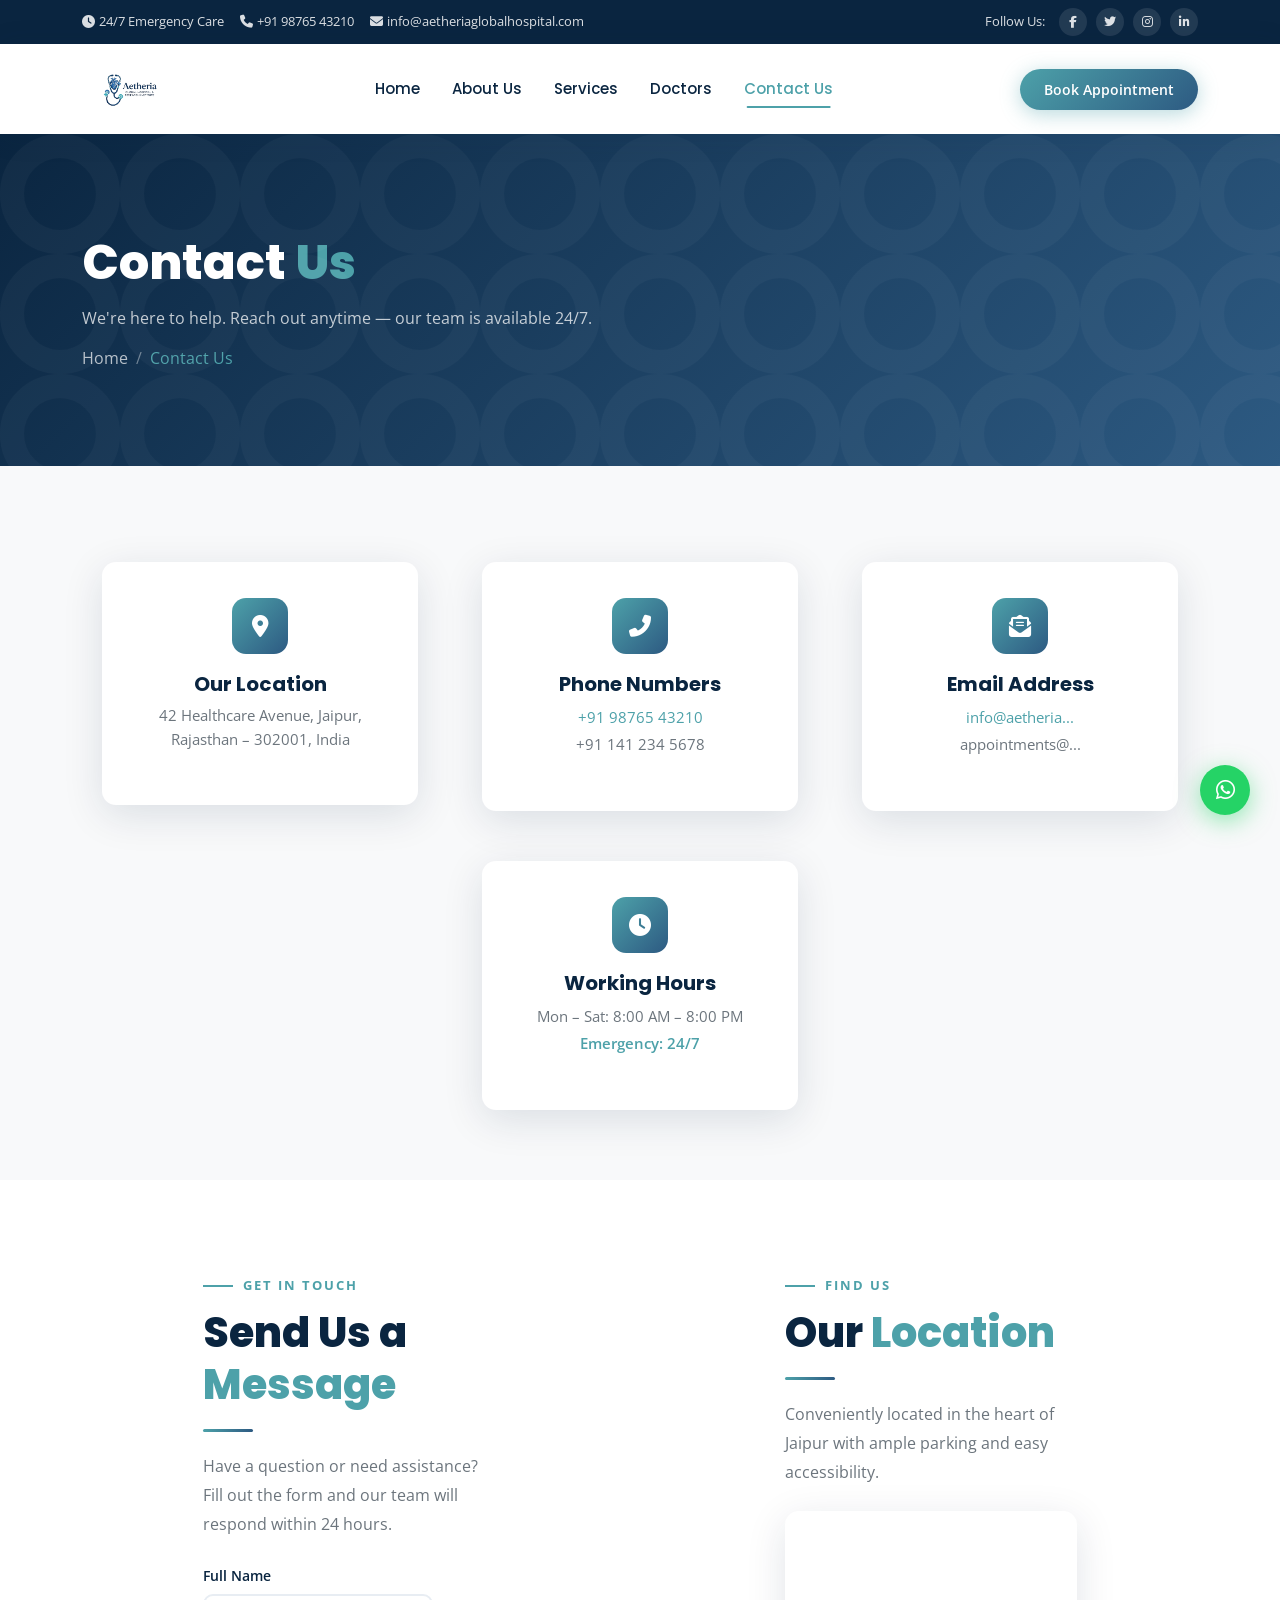
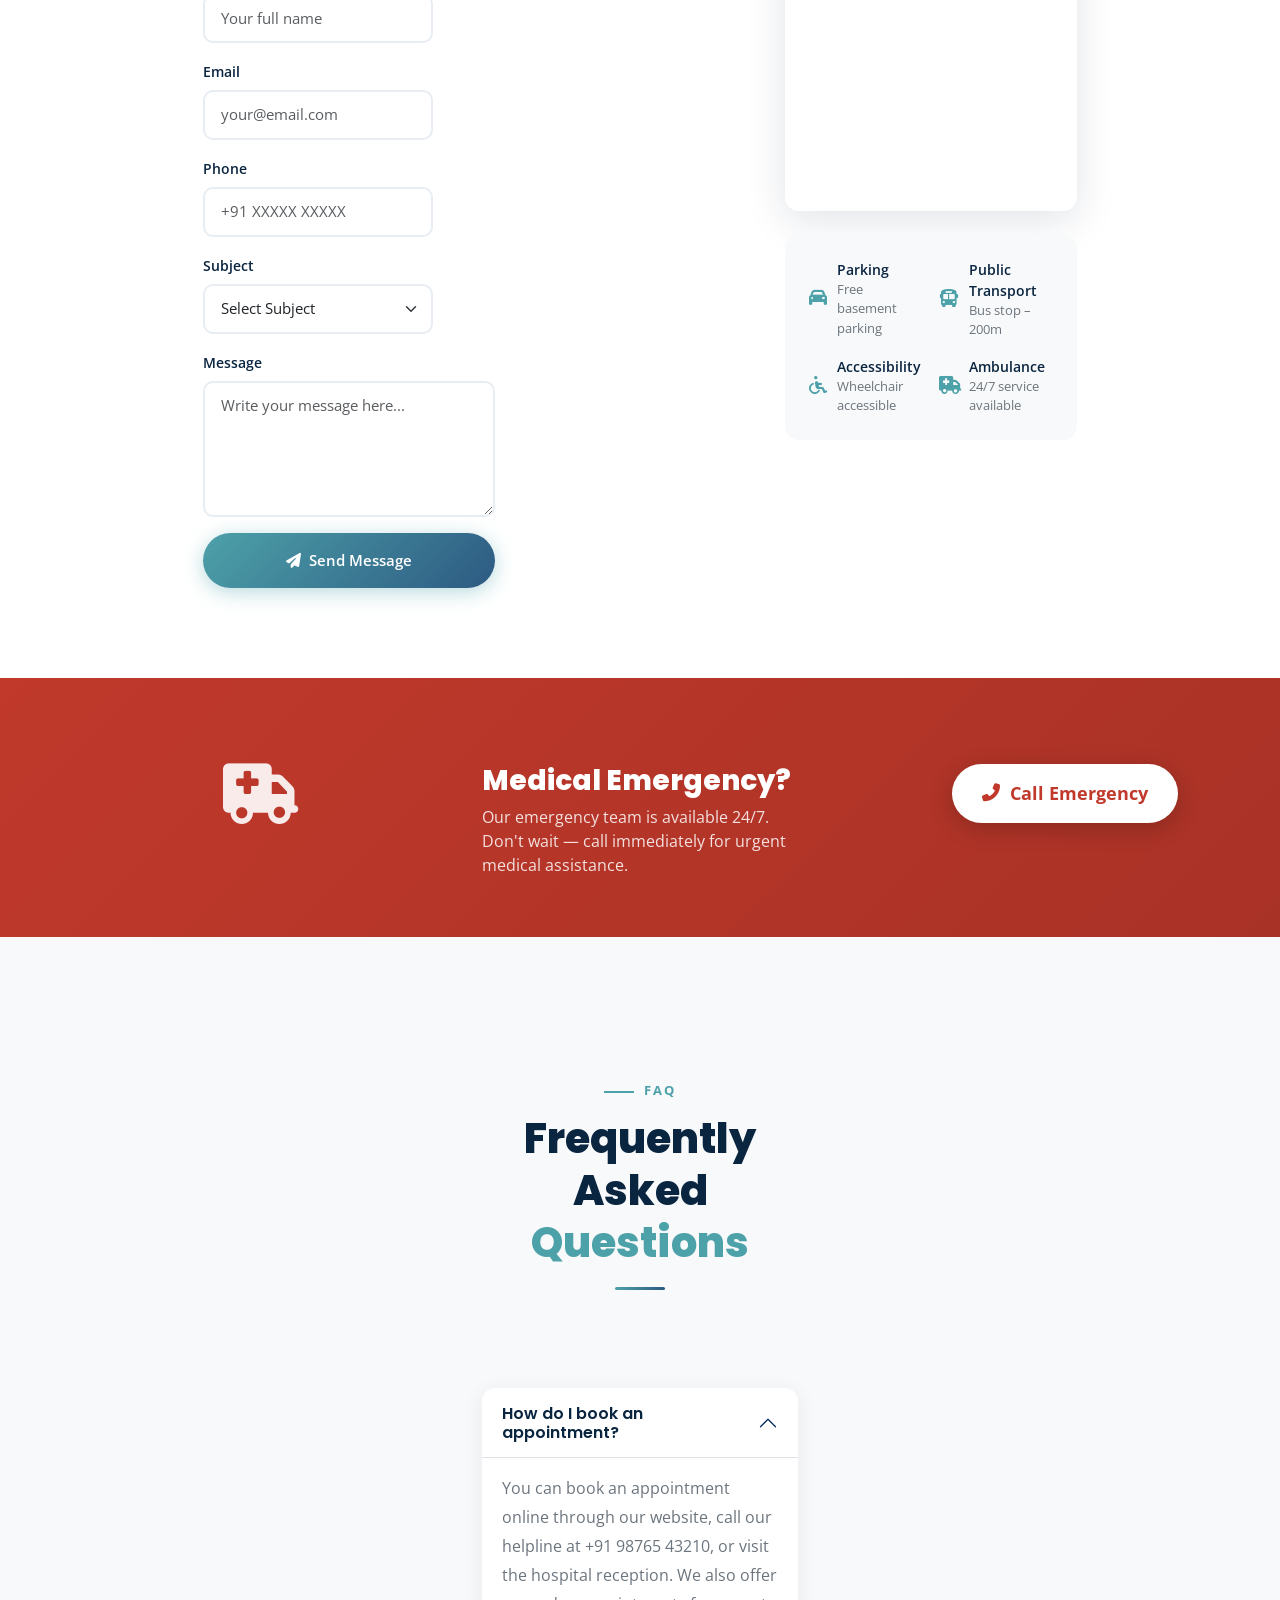
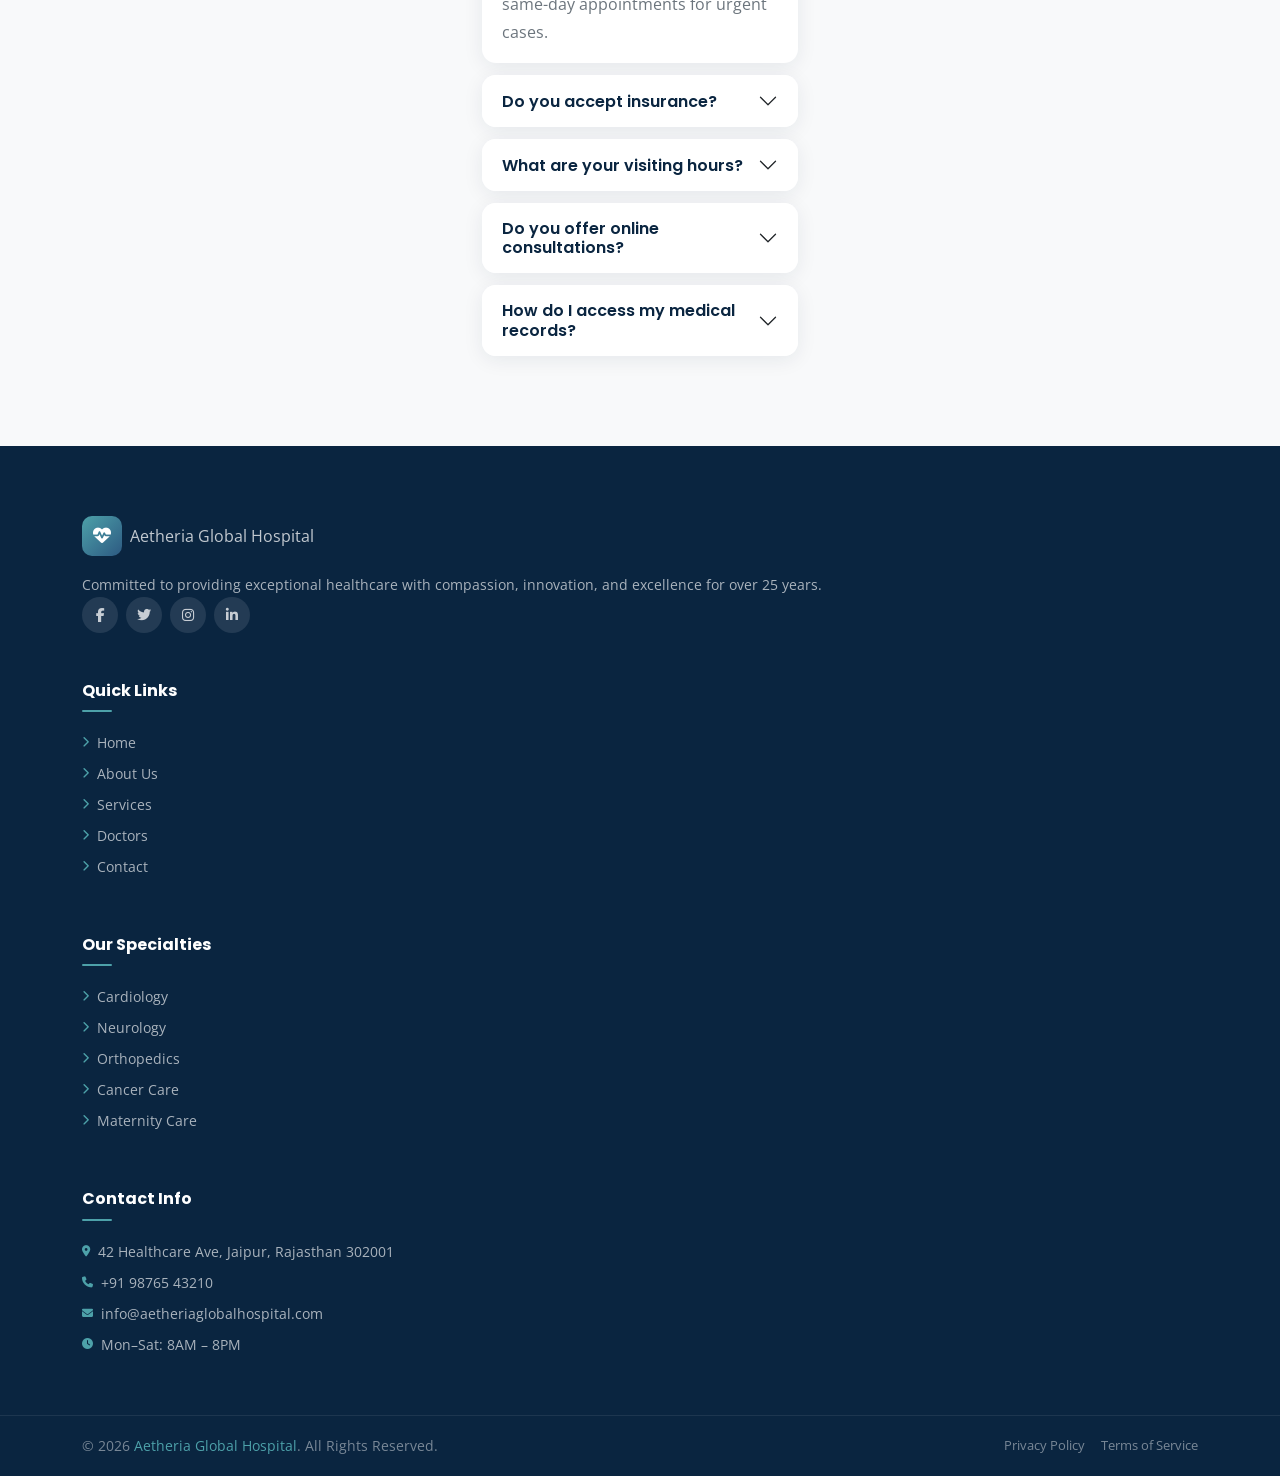
<file: contact.html>
<!DOCTYPE html>
<html lang="en">
<head>
  <meta charset="UTF-8" />
  <meta name="viewport" content="width=device-width, initial-scale=1.0" />
  <title>Contact Us – Aetheria Global Hospital</title>
  <link rel="preconnect" href="https://fonts.googleapis.com" />
  <link href="https://fonts.googleapis.com/css2?family=Poppins:wght@400;500;600;700;800&family=Open+Sans:wght@400;500;600&display=swap" rel="stylesheet" />
  <link href="https://cdn.jsdelivr.net/npm/bootstrap@5.3.2/dist/css/bootstrap.min.css" rel="stylesheet" />
  <link href="https://cdnjs.cloudflare.com/ajax/libs/font-awesome/6.5.0/css/all.min.css" rel="stylesheet" />
  <link rel="stylesheet" href="style.css" />
</head>
<body>

<!-- TOP BAR -->
<div class="top-bar">
  <div class="container">
    <div class="d-flex justify-content-between align-items-center flex-wrap gap-2">
      <div class="d-flex gap-3 flex-wrap">
        <a href="#"><i class="fas fa-clock me-1"></i>24/7 Emergency Care</a>
        <a href="tel:+919876543210"><i class="fas fa-phone me-1"></i>+91 98765 43210</a>
        <a href="mailto:info@aetheriaglobalhospital.com"><i class="fas fa-envelope me-1"></i>info@aetheriaglobalhospital.com</a>
      </div>
      <div class="d-flex align-items-center gap-2">
        <span>Follow Us:</span>
        <div class="social-icons">
          <a href="#"><i class="fab fa-facebook-f"></i></a>
          <a href="#"><i class="fab fa-twitter"></i></a>
          <a href="#"><i class="fab fa-instagram"></i></a>
          <a href="#"><i class="fab fa-linkedin-in"></i></a>
        </div>
      </div>
    </div>
  </div>
</div>

<!-- NAVBAR -->
<nav class="navbar navbar-expand-lg">
  <div class="container">
     <a class="navbar-brand d-flex align-items-center" href="index.html">
      <div class="logo-icon"><img src="Gemini_Generated_Image_qpo65zqpo65zqpo6-removebg-preview.png" alt="Aetheria Global Hospital" /></div>
    </a>
    <button class="navbar-toggler border-0" type="button" data-bs-toggle="collapse" data-bs-target="#navMenu">
      <i class="fas fa-bars" style="color:var(--navy)"></i>
    </button>
    <div class="collapse navbar-collapse" id="navMenu">
      <ul class="navbar-nav mx-auto">
        <li class="nav-item"><a class="nav-link" href="index.html">Home</a></li>
        <li class="nav-item"><a class="nav-link" href="about.html">About Us</a></li>
        <li class="nav-item"><a class="nav-link" href="services.html">Services</a></li>
        <li class="nav-item"><a class="nav-link" href="doctors.html">Doctors</a></li>
        <li class="nav-item"><a class="nav-link" href="contact.html">Contact Us</a></li>
      </ul>
      <a href="index.html#appointment" class="btn-book nav-link">Book Appointment</a>
    </div>
  </div>
</nav>

<!-- PAGE HERO -->
<section class="page-hero">
  <div class="container">
    <div class="row align-items-center">
      <div class="col-lg-6">
        <h1>Contact <span style="color:var(--teal)">Us</span></h1>
        <p style="color:rgba(255,255,255,0.75);font-size:16px;margin-top:14px;">We're here to help. Reach out anytime — our team is available 24/7.</p>
        <nav aria-label="breadcrumb" class="mt-3">
          <ol class="breadcrumb">
            <li class="breadcrumb-item"><a href="index.html">Home</a></li>
            <li class="breadcrumb-item active">Contact Us</li>
          </ol>
        </nav>
      </div>
    </div>
  </div>
</section>

<!-- CONTACT CARDS -->
<section class="section-pad-sm" style="background:var(--light-gray);">
  <div class="container">
    <div class="row g-4">
      <div class="col-lg-3 col-md-6 reveal">
        <div class="contact-card text-center">
          <div class="contact-icon mx-auto"><i class="fas fa-map-marker-alt"></i></div>
          <h5 style="font-weight:700;color:var(--navy);margin-bottom:8px;">Our Location</h5>
          <p style="color:var(--text-muted);font-size:14.5px;line-height:1.7;">42 Healthcare Avenue, Jaipur, Rajasthan – 302001, India</p>
        </div>
      </div>
      <div class="col-lg-3 col-md-6 reveal">
        <div class="contact-card text-center">
          <div class="contact-icon mx-auto"><i class="fas fa-phone-alt"></i></div>
          <h5 style="font-weight:700;color:var(--navy);margin-bottom:8px;">Phone Numbers</h5>
          <p style="color:var(--text-muted);font-size:14.5px;line-height:1.9;">
            <a href="tel:+919876543210" style="color:var(--teal);text-decoration:none;">+91 98765 43210</a><br>
            <a href="tel:+911412345678" style="color:var(--text-muted);text-decoration:none;">+91 141 234 5678</a>
          </p>
        </div>
      </div>
      <div class="col-lg-3 col-md-6 reveal">
        <div class="contact-card text-center">
          <div class="contact-icon mx-auto"><i class="fas fa-envelope-open-text"></i></div>
          <h5 style="font-weight:700;color:var(--navy);margin-bottom:8px;">Email Address</h5>
          <p style="color:var(--text-muted);font-size:14.5px;line-height:1.9;">
            <a href="mailto:info@aetheriaglobalhospital.com" style="color:var(--teal);text-decoration:none;">info@aetheria...</a><br>
            <a href="mailto:appointments@aetheriaglobalhospital.com" style="color:var(--text-muted);text-decoration:none;">appointments@...</a>
          </p>
        </div>
      </div>
      <div class="col-lg-3 col-md-6 reveal">
        <div class="contact-card text-center">
          <div class="contact-icon mx-auto"><i class="fas fa-clock"></i></div>
          <h5 style="font-weight:700;color:var(--navy);margin-bottom:8px;">Working Hours</h5>
          <p style="color:var(--text-muted);font-size:14.5px;line-height:1.9;">
            Mon – Sat: 8:00 AM – 8:00 PM<br>
            <span style="color:var(--teal);font-weight:600;">Emergency: 24/7</span>
          </p>
        </div>
      </div>
    </div>
  </div>
</section>

<!-- CONTACT FORM + MAP -->
<section class="section-pad">
  <div class="container">
    <div class="row g-5">
      <div class="col-lg-6 reveal">
        <div class="section-tag">Get In Touch</div>
        <h2 class="section-title">Send Us a <span>Message</span></h2>
        <div class="section-divider"></div>
        <p class="section-desc mb-4">Have a question or need assistance? Fill out the form and our team will respond within 24 hours.</p>
        <form class="contact-form contact-form-el">
          <div class="row g-3">
            <div class="col-md-6">
              <label class="form-label fw-600" style="font-size:14px;color:var(--navy);font-weight:600;">Full Name</label>
              <input type="text" class="form-control" placeholder="Your full name" required />
            </div>
            <div class="col-md-6">
              <label class="form-label fw-600" style="font-size:14px;color:var(--navy);font-weight:600;">Email</label>
              <input type="email" class="form-control" placeholder="your@email.com" required />
            </div>
            <div class="col-md-6">
              <label class="form-label fw-600" style="font-size:14px;color:var(--navy);font-weight:600;">Phone</label>
              <input type="tel" class="form-control" placeholder="+91 XXXXX XXXXX" />
            </div>
            <div class="col-md-6">
              <label class="form-label fw-600" style="font-size:14px;color:var(--navy);font-weight:600;">Subject</label>
              <select class="form-select">
                <option value="">Select Subject</option>
                <option>Appointment Enquiry</option>
                <option>Insurance & Billing</option>
                <option>Medical Records</option>
                <option>Feedback</option>
                <option>General Enquiry</option>
                <option>Career Opportunities</option>
              </select>
            </div>
            <div class="col-12">
              <label class="form-label fw-600" style="font-size:14px;color:var(--navy);font-weight:600;">Message</label>
              <textarea class="form-control" rows="5" placeholder="Write your message here..." required></textarea>
            </div>
            <div class="col-12">
              <button type="submit" class="btn-teal btn w-100 py-3"><i class="fas fa-paper-plane me-2"></i>Send Message</button>
            </div>
          </div>
        </form>
      </div>

      <div class="col-lg-6 reveal">
        <div class="section-tag">Find Us</div>
        <h2 class="section-title">Our <span>Location</span></h2>
        <div class="section-divider"></div>
        <p class="section-desc mb-4">Conveniently located in the heart of Jaipur with ample parking and easy accessibility.</p>
        <!-- Google Map Embed -->
        <div class="map-container mb-4">
          <iframe
            src="https://www.google.com/maps/embed?pb=!1m18!1m12!1m3!1d3559.0786538060784!2d75.7872709!3d26.9124444!2m3!1f0!2f0!3f0!3m2!1i1024!2i768!4f13.1!3m3!1m2!1s0x396db40f0a1e3c8f%3A0x3a98e7fef73e43b!2sSMS%20Hospital!5e0!3m2!1sen!2sin!4v1714463700000!5m2!1sen!2sin"
            width="100%" height="300" style="border:0;display:block;" allowfullscreen="" loading="lazy"
            referrerpolicy="no-referrer-when-downgrade">
          </iframe>
        </div>
        <!-- Quick Info -->
        <div style="background:var(--light-gray);border-radius:14px;padding:24px;">
          <div class="row g-3">
            <div class="col-6">
              <div style="display:flex;align-items:center;gap:10px;">
                <i class="fas fa-car" style="color:var(--teal);font-size:18px;width:20px;"></i>
                <div>
                  <div style="font-weight:600;font-size:14px;color:var(--navy);">Parking</div>
                  <div style="font-size:13px;color:var(--text-muted);">Free basement parking</div>
                </div>
              </div>
            </div>
            <div class="col-6">
              <div style="display:flex;align-items:center;gap:10px;">
                <i class="fas fa-bus" style="color:var(--teal);font-size:18px;width:20px;"></i>
                <div>
                  <div style="font-weight:600;font-size:14px;color:var(--navy);">Public Transport</div>
                  <div style="font-size:13px;color:var(--text-muted);">Bus stop – 200m</div>
                </div>
              </div>
            </div>
            <div class="col-6">
              <div style="display:flex;align-items:center;gap:10px;">
                <i class="fas fa-wheelchair" style="color:var(--teal);font-size:18px;width:20px;"></i>
                <div>
                  <div style="font-weight:600;font-size:14px;color:var(--navy);">Accessibility</div>
                  <div style="font-size:13px;color:var(--text-muted);">Wheelchair accessible</div>
                </div>
              </div>
            </div>
            <div class="col-6">
              <div style="display:flex;align-items:center;gap:10px;">
                <i class="fas fa-ambulance" style="color:var(--teal);font-size:18px;width:20px;"></i>
                <div>
                  <div style="font-weight:600;font-size:14px;color:var(--navy);">Ambulance</div>
                  <div style="font-size:13px;color:var(--text-muted);">24/7 service available</div>
                </div>
              </div>
            </div>
          </div>
        </div>
      </div>
    </div>
  </div>
</section>

<!-- EMERGENCY BANNER -->
<section style="background:linear-gradient(135deg,#c0392b,#a93226);padding:60px 0;">
  <div class="container">
    <div class="row align-items-center g-4">
      <div class="col-lg-2 text-center reveal">
        <i class="fas fa-ambulance" style="font-size:60px;color:rgba(255,255,255,0.9);"></i>
      </div>
      <div class="col-lg-7 reveal">
        <h3 style="color:#fff;font-weight:800;margin-bottom:8px;">Medical Emergency?</h3>
        <p style="color:rgba(255,255,255,0.85);font-size:16px;margin:0;">Our emergency team is available 24/7. Don't wait — call immediately for urgent medical assistance.</p>
      </div>
      <div class="col-lg-3 text-lg-end reveal">
        <a href="tel:+919876543210" style="background:#fff;color:#c0392b;padding:16px 30px;border-radius:50px;font-weight:700;font-size:18px;text-decoration:none;display:inline-flex;align-items:center;gap:10px;box-shadow:0 6px 24px rgba(0,0,0,0.2);">
          <i class="fas fa-phone-alt"></i> Call Emergency
        </a>
      </div>
    </div>
  </div>
</section>

<!-- FAQ -->
<section class="section-pad bg-light-custom">
  <div class="container">
    <div class="text-center mb-5 reveal">
      <div class="section-tag">FAQ</div>
      <h2 class="section-title">Frequently Asked <span>Questions</span></h2>
      <div class="section-divider mx-auto"></div>
    </div>
    <div class="row justify-content-center">
      <div class="col-lg-8 reveal">
        <div class="accordion" id="faqAccordion">
          <div class="accordion-item" style="border:none;border-radius:14px;margin-bottom:12px;box-shadow:0 4px 20px rgba(10,37,64,0.08);overflow:hidden;">
            <h2 class="accordion-header">
              <button class="accordion-button" type="button" data-bs-toggle="collapse" data-bs-target="#faq1" style="font-family:'Poppins',sans-serif;font-weight:600;color:var(--navy);background:#fff;">
                How do I book an appointment?
              </button>
            </h2>
            <div id="faq1" class="accordion-collapse collapse show" data-bs-parent="#faqAccordion">
              <div class="accordion-body" style="color:var(--text-muted);line-height:1.8;">
                You can book an appointment online through our website, call our helpline at +91 98765 43210, or visit the hospital reception. We also offer same-day appointments for urgent cases.
              </div>
            </div>
          </div>
          <div class="accordion-item" style="border:none;border-radius:14px;margin-bottom:12px;box-shadow:0 4px 20px rgba(10,37,64,0.08);overflow:hidden;">
            <h2 class="accordion-header">
              <button class="accordion-button collapsed" type="button" data-bs-toggle="collapse" data-bs-target="#faq2" style="font-family:'Poppins',sans-serif;font-weight:600;color:var(--navy);background:#fff;">
                Do you accept insurance?
              </button>
            </h2>
            <div id="faq2" class="accordion-collapse collapse" data-bs-parent="#faqAccordion">
              <div class="accordion-body" style="color:var(--text-muted);line-height:1.8;">
                Yes, we accept all major insurance plans and are empanelled with 150+ TPA (Third Party Administrator) providers. Our insurance desk is available from 8 AM to 6 PM on all weekdays to assist you.
              </div>
            </div>
          </div>
          <div class="accordion-item" style="border:none;border-radius:14px;margin-bottom:12px;box-shadow:0 4px 20px rgba(10,37,64,0.08);overflow:hidden;">
            <h2 class="accordion-header">
              <button class="accordion-button collapsed" type="button" data-bs-toggle="collapse" data-bs-target="#faq3" style="font-family:'Poppins',sans-serif;font-weight:600;color:var(--navy);background:#fff;">
                What are your visiting hours?
              </button>
            </h2>
            <div id="faq3" class="accordion-collapse collapse" data-bs-parent="#faqAccordion">
              <div class="accordion-body" style="color:var(--text-muted);line-height:1.8;">
                General visiting hours are 10:00 AM – 12:00 PM and 5:00 PM – 7:00 PM daily. ICU and special wards may have restricted visiting. Please check with nursing staff for specific wards.
              </div>
            </div>
          </div>
          <div class="accordion-item" style="border:none;border-radius:14px;margin-bottom:12px;box-shadow:0 4px 20px rgba(10,37,64,0.08);overflow:hidden;">
            <h2 class="accordion-header">
              <button class="accordion-button collapsed" type="button" data-bs-toggle="collapse" data-bs-target="#faq4" style="font-family:'Poppins',sans-serif;font-weight:600;color:var(--navy);background:#fff;">
                Do you offer online consultations?
              </button>
            </h2>
            <div id="faq4" class="accordion-collapse collapse" data-bs-parent="#faqAccordion">
              <div class="accordion-body" style="color:var(--text-muted);line-height:1.8;">
                Yes, we offer telemedicine consultations via video call for follow-ups and non-emergency consultations. Book a teleconsultation through our website or by calling us.
              </div>
            </div>
          </div>
          <div class="accordion-item" style="border:none;border-radius:14px;box-shadow:0 4px 20px rgba(10,37,64,0.08);overflow:hidden;">
            <h2 class="accordion-header">
              <button class="accordion-button collapsed" type="button" data-bs-toggle="collapse" data-bs-target="#faq5" style="font-family:'Poppins',sans-serif;font-weight:600;color:var(--navy);background:#fff;">
                How do I access my medical records?
              </button>
            </h2>
            <div id="faq5" class="accordion-collapse collapse" data-bs-parent="#faqAccordion">
              <div class="accordion-body" style="color:var(--text-muted);line-height:1.8;">
                Medical records can be requested from our Medical Records Department with valid photo ID. Records are also accessible through our patient portal. Processing takes 2–3 working days.
              </div>
            </div>
          </div>
        </div>
      </div>
    </div>
  </div>
</section>

<!-- FOOTER -->
<footer>
  <div class="container">
    <div class="row g-5">
      <div class="col-lg-4 col-md-6">
        <div class="footer-logo d-flex align-items-center gap-2 mb-3">
          <div class="logo-icon" style="width:40px;height:40px;background:linear-gradient(135deg,var(--teal),var(--soft-blue));border-radius:10px;display:flex;align-items:center;justify-content:center;color:#fff;font-size:18px;"><i class="fas fa-heartbeat"></i></div>
          <span>Aetheria <span>Global Hospital</span></span>
        </div>
        <p class="footer-desc">Committed to providing exceptional healthcare with compassion, innovation, and excellence for over 25 years.</p>
        <div class="footer-social">
          <a href="#"><i class="fab fa-facebook-f"></i></a>
          <a href="#"><i class="fab fa-twitter"></i></a>
          <a href="#"><i class="fab fa-instagram"></i></a>
          <a href="#"><i class="fab fa-linkedin-in"></i></a>
        </div>
      </div>
      <div class="col-lg-2 col-md-6">
        <h5>Quick Links</h5>
        <ul>
          <li><a href="index.html"><i class="fas fa-chevron-right"></i> Home</a></li>
          <li><a href="about.html"><i class="fas fa-chevron-right"></i> About Us</a></li>
          <li><a href="services.html"><i class="fas fa-chevron-right"></i> Services</a></li>
          <li><a href="doctors.html"><i class="fas fa-chevron-right"></i> Doctors</a></li>
          <li><a href="contact.html"><i class="fas fa-chevron-right"></i> Contact</a></li>
        </ul>
      </div>
      <div class="col-lg-3 col-md-6">
        <h5>Our Specialties</h5>
        <ul>
          <li><a href="services.html"><i class="fas fa-chevron-right"></i> Cardiology</a></li>
          <li><a href="services.html"><i class="fas fa-chevron-right"></i> Neurology</a></li>
          <li><a href="services.html"><i class="fas fa-chevron-right"></i> Orthopedics</a></li>
          <li><a href="services.html"><i class="fas fa-chevron-right"></i> Cancer Care</a></li>
          <li><a href="services.html"><i class="fas fa-chevron-right"></i> Maternity Care</a></li>
        </ul>
      </div>
      <div class="col-lg-3 col-md-6">
        <h5>Contact Info</h5>
        <ul>
          <li><a href="#"><i class="fas fa-map-marker-alt"></i> 42 Healthcare Ave, Jaipur, Rajasthan 302001</a></li>
          <li><a href="tel:+919876543210"><i class="fas fa-phone"></i> +91 98765 43210</a></li>
          <li><a href="mailto:info@aetheriaglobalhospital.com"><i class="fas fa-envelope"></i> info@aetheriaglobalhospital.com</a></li>
          <li><a href="#"><i class="fas fa-clock"></i> Mon–Sat: 8AM – 8PM</a></li>
        </ul>
      </div>
    </div>
  </div>
  <div class="footer-bottom">
    <div class="container">
      <div class="d-flex justify-content-between align-items-center flex-wrap gap-2">
        <p class="mb-0">&copy; 2026 <a href="index.html">Aetheria Global Hospital</a>. All Rights Reserved.</p>
        <div class="d-flex gap-3">
          <a href="#" style="color:rgba(255,255,255,0.45);text-decoration:none;font-size:13px;">Privacy Policy</a>
          <a href="#" style="color:rgba(255,255,255,0.45);text-decoration:none;font-size:13px;">Terms of Service</a>
        </div>
      </div>
    </div>
  </div>
</footer>

<button id="backToTop" title="Back to top"><i class="fas fa-chevron-up"></i></button>
<a href="https://wa.me/919876543210" class="whatsapp-float" target="_blank"><i class="fab fa-whatsapp"></i></a>

<script src="https://cdn.jsdelivr.net/npm/bootstrap@5.3.2/dist/js/bootstrap.bundle.min.js"></script>
<script src="script.js"></script>
</body>
</html>
</file>
<file: style.css>
/* ===== ROOT VARIABLES ===== */
:root {
  --navy: #0A2540;
  --teal: #4DA1A9;
  --soft-blue: #2D5A82;
  --white: #FFFFFF;
  --light-gray: #F8F9FA;
  --text-dark: #1a1a2e;
  --text-muted: #6c757d;
  --shadow: 0 10px 40px rgba(10,37,64,0.12);
  --shadow-hover: 0 20px 60px rgba(10,37,64,0.22);
  --radius: 14px;
  --transition: all 0.35s cubic-bezier(0.4,0,0.2,1);
}

/* ===== BASE ===== */
*, *::before, *::after { box-sizing: border-box; margin: 0; padding: 0; }
html { scroll-behavior: smooth; }
body {
  font-family: 'Open Sans', sans-serif;
  color: var(--text-dark);
  background: var(--white);
  overflow-x: hidden;
}
h1,h2,h3,h4,h5,h6 { font-family: 'Poppins', sans-serif; }

/* ===== SCROLLBAR ===== */
::-webkit-scrollbar { width: 6px; }
::-webkit-scrollbar-track { background: #f1f1f1; }
::-webkit-scrollbar-thumb { background: var(--teal); border-radius: 3px; }

/* ===== TOP BAR ===== */
.top-bar {
  background: var(--navy);
  padding: 8px 0;
  font-size: 13px;
  color: rgba(255,255,255,0.85);
}
.top-bar a { color: rgba(255,255,255,0.85); text-decoration: none; transition: var(--transition); }
.top-bar a:hover { color: var(--teal); }
.top-bar .social-icons a {
  width: 28px; height: 28px;
  background: rgba(255,255,255,0.1);
  border-radius: 50%;
  display: inline-flex; align-items: center; justify-content: center;
  margin-left: 6px;
  font-size: 12px;
}
.top-bar .social-icons a:hover { background: var(--teal); color: #fff; }

/* ===== NAVBAR ===== */
.navbar {
  background: var(--white) !important;
  box-shadow: 0 2px 30px rgba(10,37,64,0.10);
  padding: 10px 0;
  transition: var(--transition);
  position: sticky;
  top: 0;
  z-index: 1000;
}
.navbar.scrolled { padding: 6px 0; box-shadow: 0 4px 30px rgba(10,37,64,0.18); }
.navbar-brand {
  font-family: 'Poppins', sans-serif;
  font-weight: 700;
  font-size: 22px;
  color: var(--navy) !important;
  padding: 0;
}
.navbar-brand span { color: var(--teal); }

/* Logo image - controlled size for both desktop and mobile */
.logo-icon img {
  width: 90px;
  height: auto;
  display: block;
  max-height: 70px;
  object-fit: contain;
}

/* Navbar toggler (hamburger) - clean & compact */
.navbar-toggler {
  padding: 4px 8px !important;
  border: none !important;
  outline: none !important;
  box-shadow: none !important;
  background: transparent !important;
  line-height: 1;
}
.navbar-toggler:focus { box-shadow: none !important; }

.navbar-nav .nav-link {
  font-family: 'Poppins', sans-serif;
  font-weight: 500;
  font-size: 15px;
  color: var(--navy) !important;
  padding: 8px 16px !important;
  position: relative;
  transition: var(--transition);
}
.navbar-nav .nav-link::after {
  content: '';
  position: absolute;
  bottom: 0; left: 50%;
  width: 0; height: 2px;
  background: var(--teal);
  border-radius: 2px;
  transition: var(--transition);
  transform: translateX(-50%);
}
.navbar-nav .nav-link:hover::after,
.navbar-nav .nav-link.active::after { width: 70%; }
.navbar-nav .nav-link:hover,
.navbar-nav .nav-link.active { color: var(--teal) !important; }

.btn-book {
  background: linear-gradient(135deg, var(--teal), var(--soft-blue));
  color: #fff !important;
  padding: 10px 24px !important;
  border-radius: 50px;
  font-weight: 600;
  font-size: 14px;
  transition: var(--transition);
  box-shadow: 0 4px 20px rgba(77,161,169,0.4);
  white-space: nowrap;
}
.btn-book:hover {
  transform: translateY(-2px);
  box-shadow: 0 8px 30px rgba(77,161,169,0.55);
}

/* Mobile navbar collapse menu */
@media (max-width: 991px) {
  .navbar-collapse {
    background: var(--white);
    border-top: 1px solid rgba(10,37,64,0.08);
    margin-top: 8px;
    padding: 12px 0 16px;
    border-radius: 0 0 12px 12px;
    box-shadow: 0 8px 24px rgba(10,37,64,0.10);
  }
  .navbar-nav .nav-link {
    padding: 10px 20px !important;
    font-size: 15px;
  }
  .navbar-nav .nav-link::after { display: none; }
  .btn-book {
    margin: 10px 20px 4px !important;
    display: inline-block;
    padding: 10px 20px !important;
    text-align: center;
  }
  .logo-icon img {
    width: 80px;
    max-height: 38px;
  }
}

/* ===== HERO CAROUSEL ===== */
.hero-carousel { position: relative; overflow: hidden; }
.hero-carousel .carousel-item {
  height: 680px;
  position: relative;
}
.hero-carousel .carousel-item img {
  width: 100%; height: 100%;
  object-fit: cover;
  filter: brightness(0.45);
}
.hero-overlay {
  position: absolute; inset: 0;
  background: linear-gradient(120deg, rgba(10,37,64,0.85) 40%, rgba(45,90,130,0.5) 100%);
  display: flex; align-items: center;
}
.hero-content { max-width: 620px; }
.hero-badge {
  display: inline-block;
  background: rgba(77,161,169,0.2);
  border: 1px solid var(--teal);
  color: var(--teal);
  padding: 6px 18px;
  border-radius: 50px;
  font-size: 13px;
  font-weight: 600;
  letter-spacing: 1px;
  text-transform: uppercase;
  margin-bottom: 20px;
}
.hero-title {
  font-size: clamp(2.2rem, 5vw, 3.6rem);
  font-weight: 800;
  color: #fff;
  line-height: 1.15;
  margin-bottom: 20px;
}
.hero-title span { color: var(--teal); }
.hero-desc {
  font-size: 17px;
  color: rgba(255,255,255,0.82);
  line-height: 1.8;
  margin-bottom: 36px;
}
.btn-primary-custom {
  background: linear-gradient(135deg, var(--teal), #3a8f97);
  color: #fff;
  padding: 14px 34px;
  border-radius: 50px;
  font-weight: 600;
  font-size: 15px;
  text-decoration: none;
  display: inline-flex; align-items: center; gap: 8px;
  transition: var(--transition);
  box-shadow: 0 6px 30px rgba(77,161,169,0.5);
  border: none;
}
.btn-primary-custom:hover {
  transform: translateY(-3px);
  box-shadow: 0 12px 40px rgba(77,161,169,0.65);
  color: #fff;
}
.btn-outline-custom {
  background: transparent;
  color: #fff;
  padding: 14px 34px;
  border-radius: 50px;
  font-weight: 600;
  font-size: 15px;
  text-decoration: none;
  display: inline-flex; align-items: center; gap: 8px;
  transition: var(--transition);
  border: 2px solid rgba(255,255,255,0.5);
}
.btn-outline-custom:hover {
  background: rgba(255,255,255,0.1);
  border-color: #fff;
  color: #fff;
  transform: translateY(-3px);
}
.carousel-indicators [data-bs-target] {
  width: 10px; height: 10px;
  border-radius: 50%;
  background: rgba(255,255,255,0.5);
  border: 2px solid var(--teal);
  transition: var(--transition);
}
.carousel-indicators .active {
  background: var(--teal);
  width: 30px; border-radius: 5px;
}
.carousel-control-prev, .carousel-control-next {
  width: 50px; height: 50px;
  background: rgba(77,161,169,0.3);
  border-radius: 50%;
  top: 50%; transform: translateY(-50%);
  border: 2px solid var(--teal);
  transition: var(--transition);
}
.carousel-control-prev { left: 20px; }
.carousel-control-next { right: 20px; }
.carousel-control-prev:hover,
.carousel-control-next:hover { background: var(--teal); }

/* ===== FEATURE CARDS ===== */
.features-section {
  background: var(--white);
  padding: 0;
  position: relative;
  z-index: 2;
}
.features-wrapper {
  background: var(--white);
  border-radius: 20px;
  box-shadow: var(--shadow);
  padding: 40px;
  margin-top: -60px;
  position: relative;
}
.feature-card {
  display: flex; align-items: flex-start; gap: 18px;
  padding: 24px;
  border-radius: var(--radius);
  transition: var(--transition);
  border: 1px solid transparent;
}
.feature-card:hover {
  background: var(--light-gray);
  border-color: rgba(77,161,169,0.2);
  transform: translateY(-4px);
  box-shadow: var(--shadow);
}
.feature-icon {
  width: 58px; height: 58px; flex-shrink: 0;
  background: linear-gradient(135deg, var(--teal), var(--soft-blue));
  border-radius: 14px;
  display: flex; align-items: center; justify-content: center;
  color: #fff;
  font-size: 22px;
  box-shadow: 0 6px 20px rgba(77,161,169,0.35);
}
.feature-card h5 {
  font-size: 16px; font-weight: 700;
  color: var(--navy);
  margin-bottom: 6px;
}
.feature-card p {
  font-size: 13.5px;
  color: var(--text-muted);
  line-height: 1.6;
  margin: 0;
}

/* ===== SECTION STYLES ===== */
.section-pad { padding: 90px 0; }
.section-pad-sm { padding: 70px 0; }
.section-tag {
  display: inline-block;
  color: var(--teal);
  font-weight: 700;
  font-size: 13px;
  letter-spacing: 2px;
  text-transform: uppercase;
  margin-bottom: 12px;
  position: relative;
}
.section-tag::before {
  content: '';
  display: inline-block;
  width: 30px; height: 2px;
  background: var(--teal);
  vertical-align: middle;
  margin-right: 10px;
}
.section-title {
  font-size: clamp(1.8rem, 3.5vw, 2.6rem);
  font-weight: 800;
  color: var(--navy);
  line-height: 1.25;
}
.section-title span { color: var(--teal); }
.section-divider {
  width: 50px; height: 3px;
  background: linear-gradient(90deg, var(--teal), var(--soft-blue));
  border-radius: 2px;
  margin: 18px 0 20px;
}
.section-desc {
  font-size: 16px;
  color: var(--text-muted);
  line-height: 1.8;
  max-width: 600px;
}

/* ===== SPECIALTIES ===== */
.bg-light-custom { background: var(--light-gray); }
.specialty-card {
  background: var(--white);
  border-radius: var(--radius);
  overflow: hidden;
  box-shadow: var(--shadow);
  transition: var(--transition);
  cursor: pointer;
}
.specialty-card:hover {
  transform: translateY(-8px);
  box-shadow: var(--shadow-hover);
}
.specialty-img {
  height: 180px;
  overflow: hidden;
  position: relative;
}
.specialty-img img {
  width: 100%; height: 100%;
  object-fit: cover;
  transition: var(--transition);
}
.specialty-card:hover .specialty-img img { transform: scale(1.08); }
.specialty-icon-badge {
  position: absolute;
  bottom: -22px; left: 50%;
  transform: translateX(-50%);
  width: 46px; height: 46px;
  background: linear-gradient(135deg, var(--teal), var(--soft-blue));
  border-radius: 50%;
  display: flex; align-items: center; justify-content: center;
  color: #fff;
  font-size: 18px;
  box-shadow: 0 4px 16px rgba(77,161,169,0.4);
  border: 3px solid #fff;
}
.specialty-body {
  padding: 36px 20px 24px;
  text-align: center;
}
.specialty-body h5 {
  font-weight: 700;
  color: var(--navy);
  margin-bottom: 8px;
}
.specialty-body p {
  font-size: 13.5px;
  color: var(--text-muted);
  margin: 0;
}

/* ===== STATS ===== */
.stats-section {
  background: linear-gradient(135deg, var(--navy) 0%, var(--soft-blue) 100%);
  padding: 80px 0;
  position: relative;
  overflow: hidden;
}
.stats-section::before {
  content: '';
  position: absolute; inset: 0;
  background: url("data:image/svg+xml,%3Csvg width='60' height='60' viewBox='0 0 60 60' xmlns='http://www.w3.org/2000/svg'%3E%3Cg fill='none' fill-rule='evenodd'%3E%3Cg fill='%23ffffff' fill-opacity='0.03'%3E%3Cpath d='M36 34v-4h-2v4h-4v2h4v4h2v-4h4v-2h-4zm0-30V0h-2v4h-4v2h4v4h2V6h4V4h-4zM6 34v-4H4v4H0v2h4v4h2v-4h4v-2H6zM6 4V0H4v4H0v2h4v4h2V6h4V4H6z'/%3E%3C/g%3E%3C/g%3E%3C/svg%3E");
}
.stat-item { text-align: center; color: #fff; }
.stat-number {
  font-family: 'Poppins', sans-serif;
  font-size: clamp(2.5rem, 4vw, 3.5rem);
  font-weight: 800;
  color: var(--teal);
  line-height: 1;
}
.stat-label {
  font-size: 15px;
  color: rgba(255,255,255,0.75);
  margin-top: 8px;
  font-weight: 500;
}
.stat-icon {
  font-size: 32px;
  color: rgba(77,161,169,0.5);
  margin-bottom: 12px;
}

/* ===== ABOUT SECTION ===== */
.about-img-wrap { position: relative; width: 320px; }
.about-img-main {
  border-radius: 20px;
  overflow: hidden;
  box-shadow: var(--shadow-hover);
}
.about-img-main img { width: 100%; border-radius: 20px;height: 290px; }
.about-badge {
  position: absolute;
  bottom: -20px; left: 0px;
  background: var(--white);
  border-radius: 14px;
  padding: 20px 24px;
  box-shadow: var(--shadow-hover);
  display: flex; align-items: center; gap: 14px;
}
.about-badge-icon {
  width: 50px; height: 50px;
  background: linear-gradient(135deg, var(--teal), var(--soft-blue));
  border-radius: 12px;
  display: flex; align-items: center; justify-content: center;
  color: #fff; font-size: 20px;
}
.about-badge strong {
  font-family: 'Poppins', sans-serif;
  font-size: 24px; font-weight: 800;
  color: var(--navy); display: block;
}
.about-badge span { font-size: 13px; color: var(--text-muted); }
.check-list { list-style: none; padding: 0; }
.check-list li {
  padding: 10px 0;
  display: flex; align-items: center; gap: 12px;
  font-size: 15px; color: var(--text-dark);
  border-bottom: 1px solid #f0f0f0;
}
.check-list li:last-child { border-bottom: none; }
.check-list li i { color: var(--teal); font-size: 16px; }

/* ===== DOCTORS ===== */
.doctor-card {
  background: var(--white);
  border-radius: var(--radius);
  overflow: hidden;
  box-shadow: var(--shadow);
  transition: var(--transition);
  border: 1px solid rgba(10,37,64,0.06);
}
.doctor-card:hover {
  transform: translateY(-8px);
  box-shadow: var(--shadow-hover);
}
.doctor-img {
  height: 260px;
  overflow: hidden;
  position: relative;
}
.doctor-img img {
  width: 100%; height: 100%;
  object-fit: cover; object-position: top;
  transition: var(--transition);
}
.doctor-card:hover .doctor-img img { transform: scale(1.05); }
.doctor-overlay {
  position: absolute; inset: 0;
  background: linear-gradient(to top, rgba(10,37,64,0.8) 0%, transparent 50%);
  display: flex; align-items: flex-end;
  padding: 16px;
  opacity: 0;
  transition: var(--transition);
}
.doctor-card:hover .doctor-overlay { opacity: 1; }
.doctor-social a {
  width: 34px; height: 34px;
  background: rgba(255,255,255,0.15);
  border-radius: 50%;
  display: inline-flex; align-items: center; justify-content: center;
  color: #fff; font-size: 13px;
  margin-right: 6px;
  transition: var(--transition);
  backdrop-filter: blur(4px);
}
.doctor-social a:hover { background: var(--teal); }
.doctor-body { padding: 22px; }
.doctor-body h5 { font-weight: 700; color: var(--navy); margin-bottom: 4px; }
.doctor-specialty {
  display: inline-block;
  background: rgba(77,161,169,0.12);
  color: var(--teal);
  padding: 4px 12px;
  border-radius: 50px;
  font-size: 12.5px;
  font-weight: 600;
}
.doctor-rating { color: #f59e0b; font-size: 13px; }

/* ===== TESTIMONIALS ===== */
.testimonial-card {
  background: var(--white);
  border-radius: var(--radius);
  padding: 34px;
  box-shadow: var(--shadow);
  transition: var(--transition);
  border: 1px solid rgba(10,37,64,0.06);
  height: 100%;
}
.testimonial-card:hover {
  transform: translateY(-6px);
  box-shadow: var(--shadow-hover);
}
.quote-icon {
  font-size: 48px;
  color: rgba(77,161,169,0.2);
  line-height: 1;
  margin-bottom: 16px;
  font-family: Georgia, serif;
}
.testimonial-text {
  font-size: 15px;
  color: var(--text-muted);
  line-height: 1.8;
  font-style: italic;
  margin-bottom: 24px;
}
.testimonial-author {
  display: flex; align-items: center; gap: 14px;
}
.author-img {
  width: 52px; height: 52px;
  border-radius: 50%;
  object-fit: cover;
  border: 3px solid var(--teal);
}
.author-name { font-weight: 700; color: var(--navy); font-size: 15px; }
.author-role { font-size: 13px; color: var(--text-muted); }

/* ===== APPOINTMENT SECTION ===== */
.appointment-section {
  background: linear-gradient(135deg, var(--navy) 0%, var(--soft-blue) 100%);
  padding: 80px 0;
}
.appt-form-card {
  background: var(--white);
  border-radius: 20px;
  padding: 42px;
  box-shadow: var(--shadow-hover);
}
.appt-form-card .form-control,
.appt-form-card .form-select {
  border: 2px solid #e8edf3;
  border-radius: 10px;
  padding: 12px 16px;
  font-size: 14.5px;
  color: var(--text-dark);
  transition: var(--transition);
  background: #fafbfd;
}
.appt-form-card .form-control:focus,
.appt-form-card .form-select:focus {
  border-color: var(--teal);
  box-shadow: 0 0 0 4px rgba(77,161,169,0.12);
  background: #fff;
}
.appt-content h2 { color: #fff; font-weight: 800; }
.appt-content p { color: rgba(255,255,255,0.75); font-size: 16px; }
.appt-feature { display: flex; align-items: center; gap: 12px; color: rgba(255,255,255,0.85); margin-bottom: 14px; }
.appt-feature i { color: var(--teal); font-size: 18px; }

/* ===== SERVICES PAGE ===== */
.service-card {
  background: var(--white);
  border-radius: var(--radius);
  padding: 36px 28px;
  box-shadow: var(--shadow);
  transition: var(--transition);
  border: 1px solid transparent;
  height: 100%;
  position: relative; overflow: hidden;
}
.service-card::before {
  content: '';
  position: absolute; top: 0; left: 0;
  width: 4px; height: 0;
  background: linear-gradient(180deg, var(--teal), var(--soft-blue));
  transition: var(--transition);
  border-radius: 0 0 4px 4px;
}
.service-card:hover::before { height: 100%; }
.service-card:hover {
  transform: translateY(-8px);
  box-shadow: var(--shadow-hover);
  border-color: rgba(77,161,169,0.2);
}
.service-icon {
  width: 70px; height: 70px;
  background: linear-gradient(135deg, rgba(77,161,169,0.12), rgba(45,90,130,0.12));
  border-radius: 18px;
  display: flex; align-items: center; justify-content: center;
  font-size: 28px;
  color: var(--teal);
  margin-bottom: 22px;
  transition: var(--transition);
}
.service-card:hover .service-icon {
  background: linear-gradient(135deg, var(--teal), var(--soft-blue));
  color: #fff;
  box-shadow: 0 8px 24px rgba(77,161,169,0.4);
}
.service-card h4 { font-weight: 700; color: var(--navy); margin-bottom: 12px; }
.service-card p { color: var(--text-muted); font-size: 14.5px; line-height: 1.7; }
.service-link { color: var(--teal); font-weight: 600; font-size: 14px; text-decoration: none; transition: var(--transition); }
.service-link:hover { color: var(--navy); gap: 8px; }

/* ===== PAGE HERO ===== */
.page-hero {
  background: linear-gradient(135deg, var(--navy) 0%, var(--soft-blue) 100%);
  padding: 100px 0 80px;
  position: relative; overflow: hidden;
}
.page-hero::before {
  content: '';
  position: absolute; inset: 0;
  background: url("data:image/svg+xml,%3Csvg width='100' height='100' viewBox='0 0 100 100' xmlns='http://www.w3.org/2000/svg'%3E%3Ccircle cx='50' cy='50' r='40' fill='none' stroke='white' stroke-opacity='0.03' stroke-width='20'/%3E%3C/svg%3E") repeat;
  background-size: 120px;
}
.page-hero h1 { color: #fff; font-weight: 800; font-size: clamp(2rem, 4vw, 3rem); }
.page-hero .breadcrumb { background: transparent; padding: 0; }
.page-hero .breadcrumb-item,
.page-hero .breadcrumb-item a { color: rgba(255,255,255,0.7); text-decoration: none; }
.page-hero .breadcrumb-item.active { color: var(--teal); }
.page-hero .breadcrumb-item+.breadcrumb-item::before { color: rgba(255,255,255,0.4); }

/* ===== CONTACT ===== */
.contact-card {
  background: var(--white);
  border-radius: var(--radius);
  padding: 36px;
  box-shadow: var(--shadow);
  height: 100%;
}
.contact-icon {
  width: 56px; height: 56px;
  background: linear-gradient(135deg, var(--teal), var(--soft-blue));
  border-radius: 14px;
  display: flex; align-items: center; justify-content: center;
  color: #fff; font-size: 22px;
  margin-bottom: 18px;
}
.contact-form .form-control,
.contact-form .form-select {
  border: 2px solid #e8edf3;
  border-radius: 10px;
  padding: 12px 16px;
  font-size: 14.5px;
  transition: var(--transition);
}
.contact-form .form-control:focus,
.contact-form .form-select:focus {
  border-color: var(--teal);
  box-shadow: 0 0 0 4px rgba(77,161,169,0.12);
}
.map-container { border-radius: var(--radius); overflow: hidden; box-shadow: var(--shadow); }

/* ===== FOOTER - IMPROVED ===== */
footer {
  background: var(--navy);
  color: rgba(255,255,255,0.75);
  padding: 70px 0 0;
}

/* Footer brand / logo area */
.footer-logo-icon {
  width: 42px; height: 42px;
  background: linear-gradient(135deg, var(--teal), var(--soft-blue));
  border-radius: 10px;
  display: flex; align-items: center; justify-content: center;
  color: #fff;
  font-size: 18px;
  flex-shrink: 0;
}
.footer-logo-text {
  font-family: 'Poppins', sans-serif;
  font-weight: 700;
  font-size: 20px;
  color: #fff;
  line-height: 1.2;
}
.footer-logo-text span { color: var(--teal); }

.footer-desc {
  font-size: 14px;
  line-height: 1.8;
  margin: 0 0 0;
  color: rgba(255,255,255,0.65);
}
.footer-social { display: flex; gap: 8px; flex-wrap: wrap; }
.footer-social a {
  width: 36px; height: 36px;
  background: rgba(255,255,255,0.1);
  border-radius: 50%;
  display: inline-flex; align-items: center; justify-content: center;
  color: rgba(255,255,255,0.75);
  transition: var(--transition);
  font-size: 14px;
  text-decoration: none;
}
.footer-social a:hover { background: var(--teal); color: #fff; transform: translateY(-2px); }

footer h5 {
  color: #fff;
  font-weight: 700;
  font-size: 16px;
  margin-bottom: 20px;
  position: relative;
  padding-bottom: 12px;
}
footer h5::after {
  content: '';
  position: absolute;
  bottom: 0; left: 0;
  width: 30px; height: 2px;
  background: var(--teal);
  border-radius: 2px;
}
footer ul { list-style: none; padding: 0; margin: 0; }
footer ul li { margin-bottom: 10px; }
footer ul li a {
  color: rgba(255,255,255,0.65);
  text-decoration: none;
  font-size: 14px;
  transition: var(--transition);
  display: flex; align-items: center; gap: 8px;
}
footer ul li a:hover { color: var(--teal); padding-left: 4px; }
footer ul li a i { font-size: 11px; color: var(--teal); flex-shrink: 0; }

/* Contact list in footer - improved layout */
.footer-contact-list li a {
  align-items: flex-start;
  gap: 12px;
  line-height: 1.5;
}
.footer-contact-icon {
  width: 30px; height: 30px;
  background: rgba(77,161,169,0.15);
  border-radius: 8px;
  display: inline-flex; align-items: center; justify-content: center;
  flex-shrink: 0;
  margin-top: 1px;
}
.footer-contact-icon i {
  font-size: 13px !important;
  color: var(--teal) !important;
}
.footer-contact-list li a:hover .footer-contact-icon {
  background: rgba(77,161,169,0.3);
}

.footer-bottom {
  border-top: 1px solid rgba(255,255,255,0.08);
  padding: 20px 0;
  margin-top: 50px;
  font-size: 13.5px;
  color: rgba(255,255,255,0.45);
}
.footer-bottom a { color: var(--teal); text-decoration: none; }

/* ===== BACK TO TOP ===== */
#backToTop {
  position: fixed;
  bottom: 30px; right: 30px;
  width: 46px; height: 46px;
  background: linear-gradient(135deg, var(--teal), var(--soft-blue));
  color: #fff;
  border: none;
  border-radius: 50%;
  font-size: 18px;
  cursor: pointer;
  box-shadow: 0 6px 24px rgba(77,161,169,0.5);
  opacity: 0; visibility: hidden;
  transition: var(--transition);
  z-index: 999;
  display: flex; align-items: center; justify-content: center;
}
#backToTop.show { opacity: 1; visibility: visible; }
#backToTop:hover { transform: translateY(-4px); box-shadow: 0 12px 32px rgba(77,161,169,0.65); }

/* ===== ANIMATIONS ===== */
@keyframes fadeInUp {
  from { opacity: 0; transform: translateY(40px); }
  to   { opacity: 1; transform: translateY(0); }
}
@keyframes fadeInLeft {
  from { opacity: 0; transform: translateX(-40px); }
  to   { opacity: 1; transform: translateX(0); }
}
@keyframes fadeInRight {
  from { opacity: 0; transform: translateX(40px); }
  to   { opacity: 1; transform: translateX(0); }
}
@keyframes pulse {
  0%, 100% { transform: scale(1); }
  50% { transform: scale(1.06); }
}
.animate-up { animation: fadeInUp 0.7s ease forwards; }
.animate-left { animation: fadeInLeft 0.7s ease forwards; }
.animate-right { animation: fadeInRight 0.7s ease forwards; }
.reveal { opacity: 0; transform: translateY(30px); transition: opacity 0.7s ease, transform 0.7s ease; }
.reveal.visible {opacity: 1;transform: translateY(0); width: 340px; margin: auto; margin-top: 50px; }

/* ===== RESPONSIVE ===== */
@media (max-width: 991px) {
  .hero-carousel .carousel-item { height: 520px; }
  .features-wrapper { margin-top: 0; margin: 20px; padding: 24px 16px; }
  .about-badge { left: 10px; }
  .footer-contact-list { margin-top: 0; }
}

@media (max-width: 767px) {
  .hero-carousel .carousel-item { height: 420px; }
  .hero-title { font-size: 2rem; }
  .appt-form-card { padding: 24px; }
  .top-bar { display: none; }
  #backToTop { bottom: 20px; right: 20px; }
  .section-pad { padding: 60px 0; }
  .about-badge { left: 0; bottom: -20px; padding: 14px 18px; }
  footer { padding: 50px 0 0; }
  .footer-bottom { margin-top: 36px; }
  .footer-bottom .d-flex { flex-direction: column; align-items: center; text-align: center; gap: 8px; }
}

@media (max-width: 480px) {
  .hero-title { font-size: 1.7rem; }
  .hero-desc { font-size: 14px; }
  .btn-primary-custom, .btn-outline-custom { padding: 12px 22px; font-size: 14px; }
  .stat-number { font-size: 2.2rem; }
  .footer-logo-text { font-size: 17px; }
}

/* ===== UTILS ===== */
.text-teal { color: var(--teal) !important; }
.text-navy { color: var(--navy) !important; }
.bg-navy { background: var(--navy) !important; }
.bg-teal { background: var(--teal) !important; }
.btn-teal {
  background: linear-gradient(135deg, var(--teal), var(--soft-blue));
  color: #fff; border: none;
  padding: 12px 30px; border-radius: 50px;
  font-weight: 600; font-size: 15px;
  transition: var(--transition);
  box-shadow: 0 4px 20px rgba(77,161,169,0.4);
}
.btn-teal:hover {
  transform: translateY(-3px);
  box-shadow: 0 10px 32px rgba(77,161,169,0.55);
  color: #fff;
}
.whatsapp-float {
  position: fixed; bottom: 85px; right: 30px;
  width: 50px; height: 50px;
  background: #25d366;
  border-radius: 50%;
  display: flex; align-items: center; justify-content: center;
  color: #fff; font-size: 22px;
  text-decoration: none;
  box-shadow: 0 6px 24px rgba(37,211,102,0.5);
  transition: var(--transition);
  z-index: 999;
}
.whatsapp-float:hover { transform: scale(1.12); color: #fff; }
.col-md-6{
  width: 80%;
}
</file>
